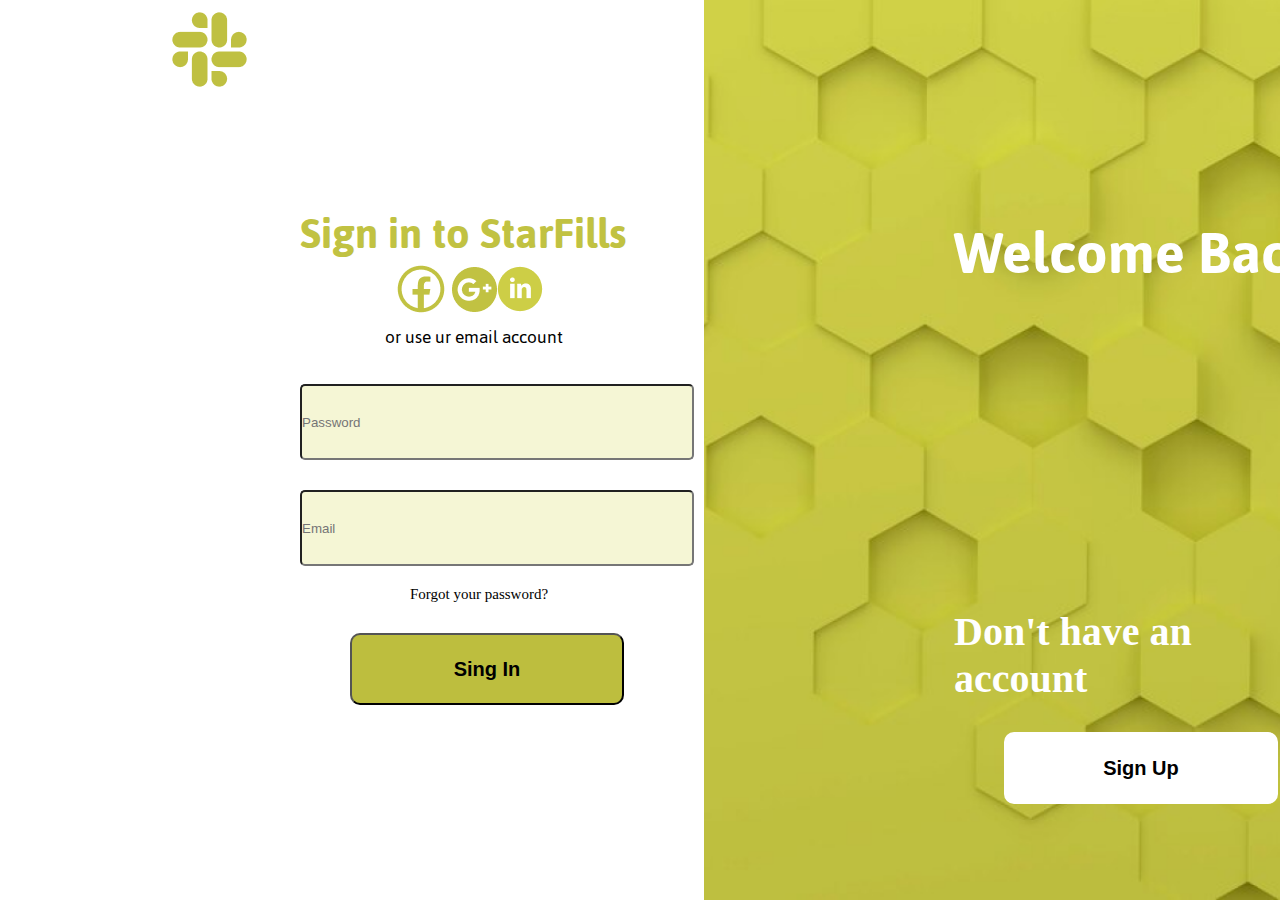
<file: index.html>
<!DOCTYPE html>
<html lang="en">
<head>
    <meta charset="UTF-8">
    <meta name="viewport" content="width=device-width, initial-scale=1.0">
    <title>Document</title>
    <link rel="preconnect" href="https://fonts.googleapis.com">
<link rel="preconnect" href="https://fonts.gstatic.com" crossorigin>
<link href="https://fonts.googleapis.com/css2?family=Jaldi:wght@400;700&family=Roboto:ital,wght@0,100;0,300;0,400;0,500;0,700;0,900;1,100;1,300;1,400;1,500;1,700;1,900&family=Work+Sans:ital,wght@0,100..900;1,100..900&display=swap" rel="stylesheet">
    <link rel="stylesheet" href="./css/style.css">
</head>
<body>
     <main class="container">
       
       
        <div class="div-esquerda">
            <header>
            
                <img class="logo" src="./image/carbon_logo-slack.png" alt="">
                <h1 class="titulo">Sign in to StarFills</h1>
           
            <div class="logos">
            <img class="face" src="./image/la_facebook.png" alt="">
            <img  src="./image/icomoon-free_google-plus3.png" alt="">
            <img src="./image/entypo-social_linkedin-with-circle.png" alt=""> 
            </div>
            <p class="text">or use ur email account</p>
            
            <div>
                <input class="senha" type="password" id="password" placeholder="Password">
                <input class="email" type="email" id="email" placeholder="Email">
            </div>
            <p class="text2">Forgot your password?</p>
        
            <div class="btn">
                <button class="btn2">Sing In</button>
            </div>
        </header>
        </div>
    

       
       
       
       
       
        <div class="div-direita">
            <p class="titulo2"><strong></strong>Welcome Back! </strong></p>
        
            <p class="text3">Don't have an account</p>
        
           <a href="./Sign Up.html"><button class="btn3">Sign Up</button></a>
        </div>
    
    
    
    
    
    
    
    
    
    </main>
    
</body>
</html>
</file>
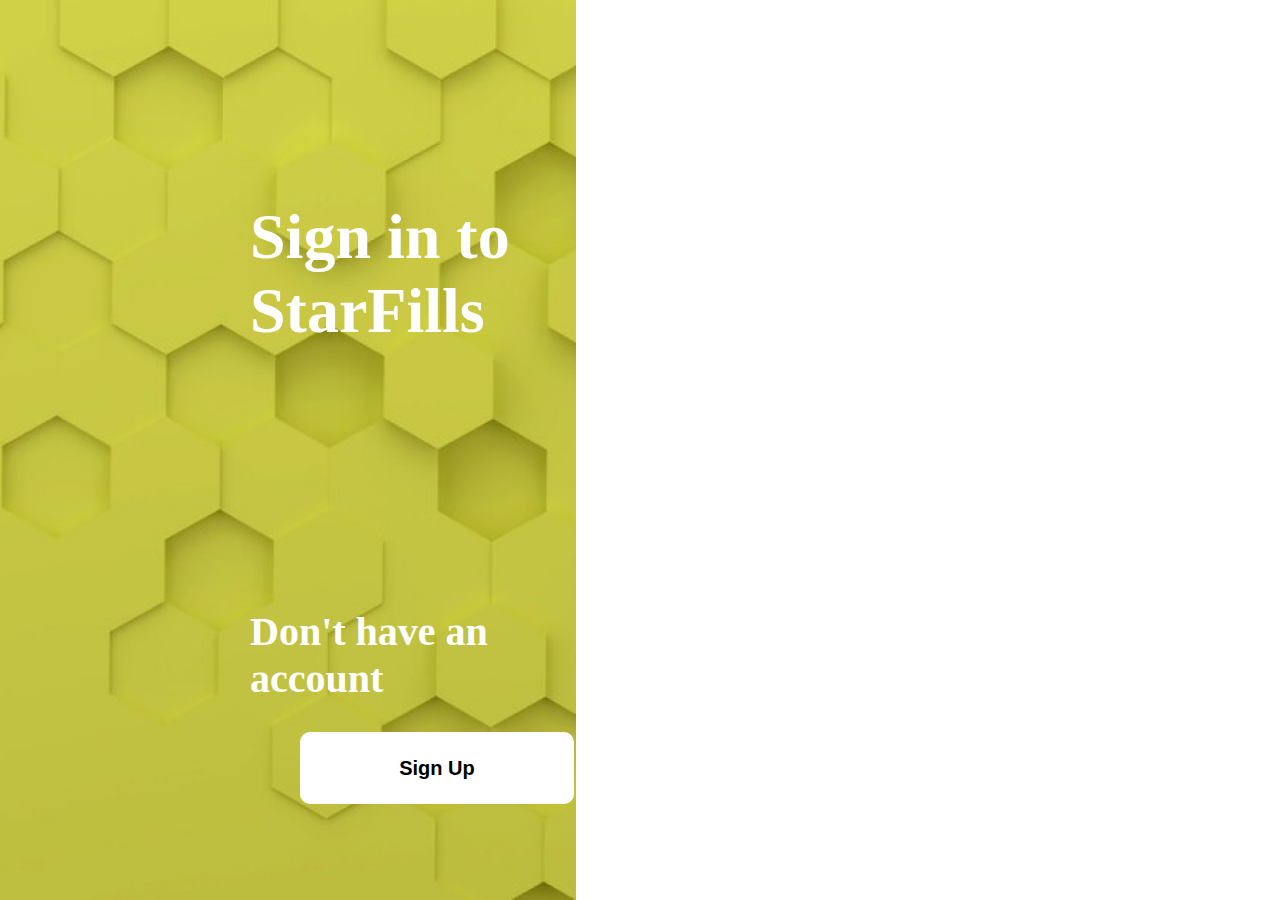
<file: Sign Up.html>
<!DOCTYPE html>
<html lang="en">
<head>
    <meta charset="UTF-8">
    <meta name="viewport" content="width=device-width, initial-scale=1.0">
    <title>Document</title>
    <link rel="stylesheet" href="./css/style.css">
</head>
<body>
    <main class="container">

       <div class="div-direita">
            <p class="titulo2"><strong></strong>Sign in to StarFills</strong></p>
        
            <p class="text3">Don't have an account</p>
        
           <a href="./Sign Up.html"><button class="btn3">Sign Up</button></a>
        </div>
    
    </main>
</body>
</html>
</file>
<file: css/style.css>
*{
    padding: 0px;
    margin: 0px;
    box-sizing: 0px;
}
.div-esquerda{
    width: 55%;
    height: 100vh;
}
.div-direita{
    width:45%;
    height: 100vh;
    background-image: url(/image/3d-elegant-green-geometrical-texture_23-2149168863\ 1.png);
    background-repeat: no-repeat;
    background-size: 100% 100%;
}
.logo{
width: 99px;
height: 99px;
padding: 0 160px 80px;
}
.titulo{
    width: 900px;
    height: 25px;
    font-size: 48px;
    padding: 10px 300px 20px;
    color: #C1C242;
    font-family: jaldi;
}

.container{
    display: flex;
    justify-content: space-between;
}

 .logos{
    
   padding: 20px 0px 0px 390px;
   align-items: center;
   display: flex;
 }
.text{
    padding: 0 0 0 385px;
    font-size: 20px;
    font-family: jaldi;
}
.email{
    align-items: center;
    margin-left: 300px;
    width: 390px;
    height: 72px;
    margin-top: 30px;
    border-radius: 5px;
    background-color: #CCCD2130;
}
.senha{
    align-items: center;
    margin-left: 300px;
    width: 390px;
    height: 72px;
    margin-top: 30px;
    border-radius: 5px;
    background-color: #CCCD2130;
}
.text2{
margin-left: 410px;
font-size: 15px;
margin-top: 20px;
}
.btn2{
width: 274px;
height: 72px;
margin-left: 350px;
margin-top: 30px;
border-radius: 10px;
background-color: #BDBE3E;
color: black;
font-size: 20px;
font-weight: 600;
}
.titulo2{
    font-size: 64px;
    font-weight: 600;
    color: white;
    font-family: jaldi;
    margin: 300px;
    width: 379px;
    height: 108px;
    margin-left: 250px;
    margin-top: 200px;
}
.text3{
   font-size: 40px;
   color: white;
   font-weight: 600;
   margin-left: 250px 
}
.btn3{
    width: 274px;
    height: 72px;
    margin-left: 300px;
    margin-top: 30px;
    border-radius: 10px;
    background-color: #FFFFFF ;
    color: black;
    font-size: 20px;
    font-weight: 650;
    border: none;
}
</file>
